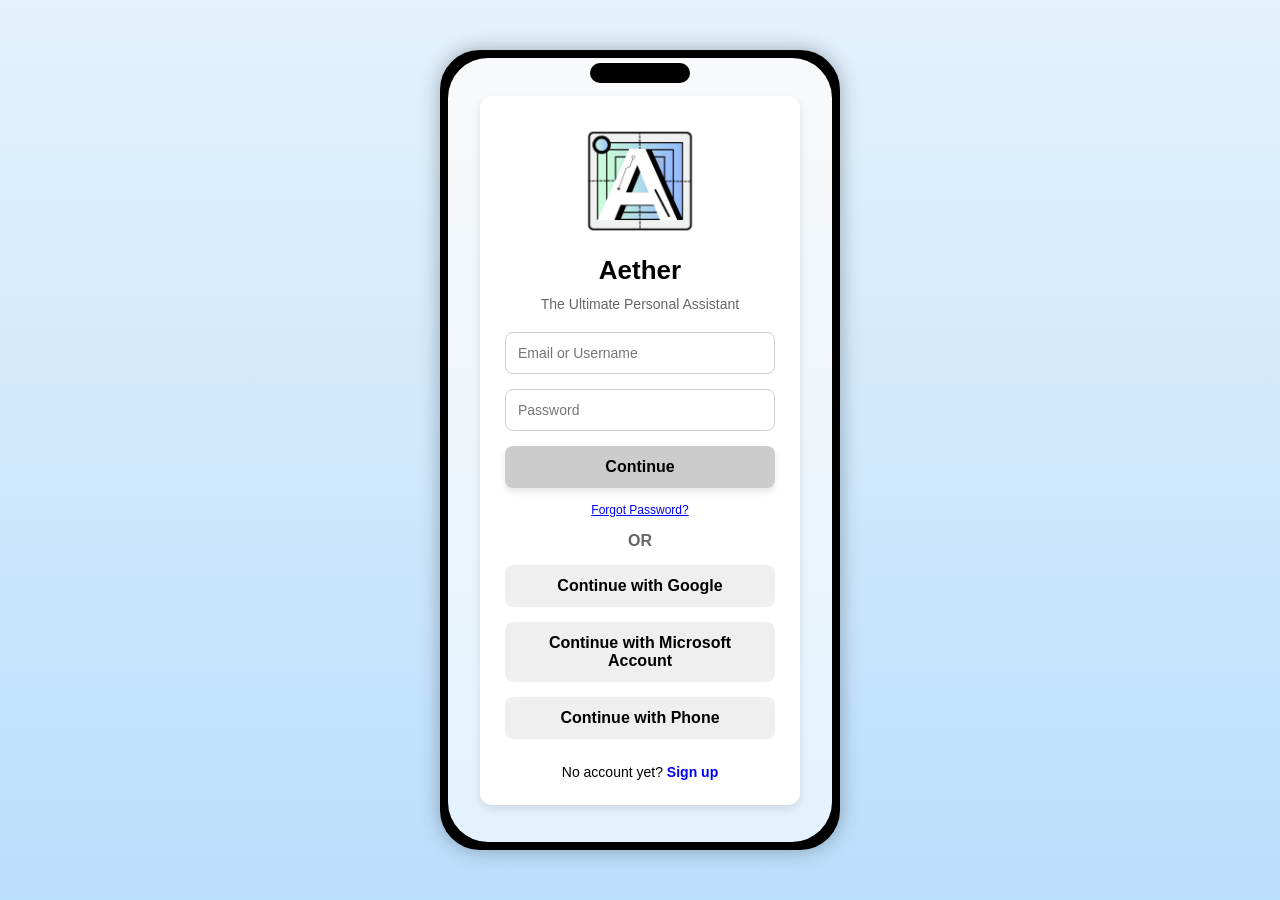
<file: index.html>
<!DOCTYPE html>
<html lang="en">
<head>
    <meta charset="UTF-8">
    <meta name="viewport" content="width=device-width, initial-scale=1.0">
    <title>Login Screen</title>
    <link rel="stylesheet" href="style.css">
</head>
<body>
    <div class="android-app-frame">
        <div class="android-notch"></div>
        <div class="android-frame">
            <div class="container">
                <div class="login-box">
                    <div class="logo">
                        <img src="Aether-logo.png" alt="Aether Logo" class="logo-img" />
                    </div>
                    <h1 class="title">Aether</h1>
                    <p class="slogan">The Ultimate Personal Assistant</p>
                    <input type="text" placeholder="Email or Username" class="input-field" />
                    <input type="password" placeholder="Password" class="input-field" />
                    <button class="continue-btn">Continue</button>
                    <p class="forgot-password">Forgot Password?</p>
                    <div class="separator">OR</div>
                    <button class="social-btn">Continue with Google</button>
                    <button class="social-btn">Continue with Microsoft Account</button>
                    <button class="social-btn">Continue with Phone</button>
                    <p class="signup-text">No account yet? <span class="signup-link">Sign up</span></p>
                </div>
            </div>
        </div>
    </div>
    <script src="script.js"></script>
</body>
</html>
</file>
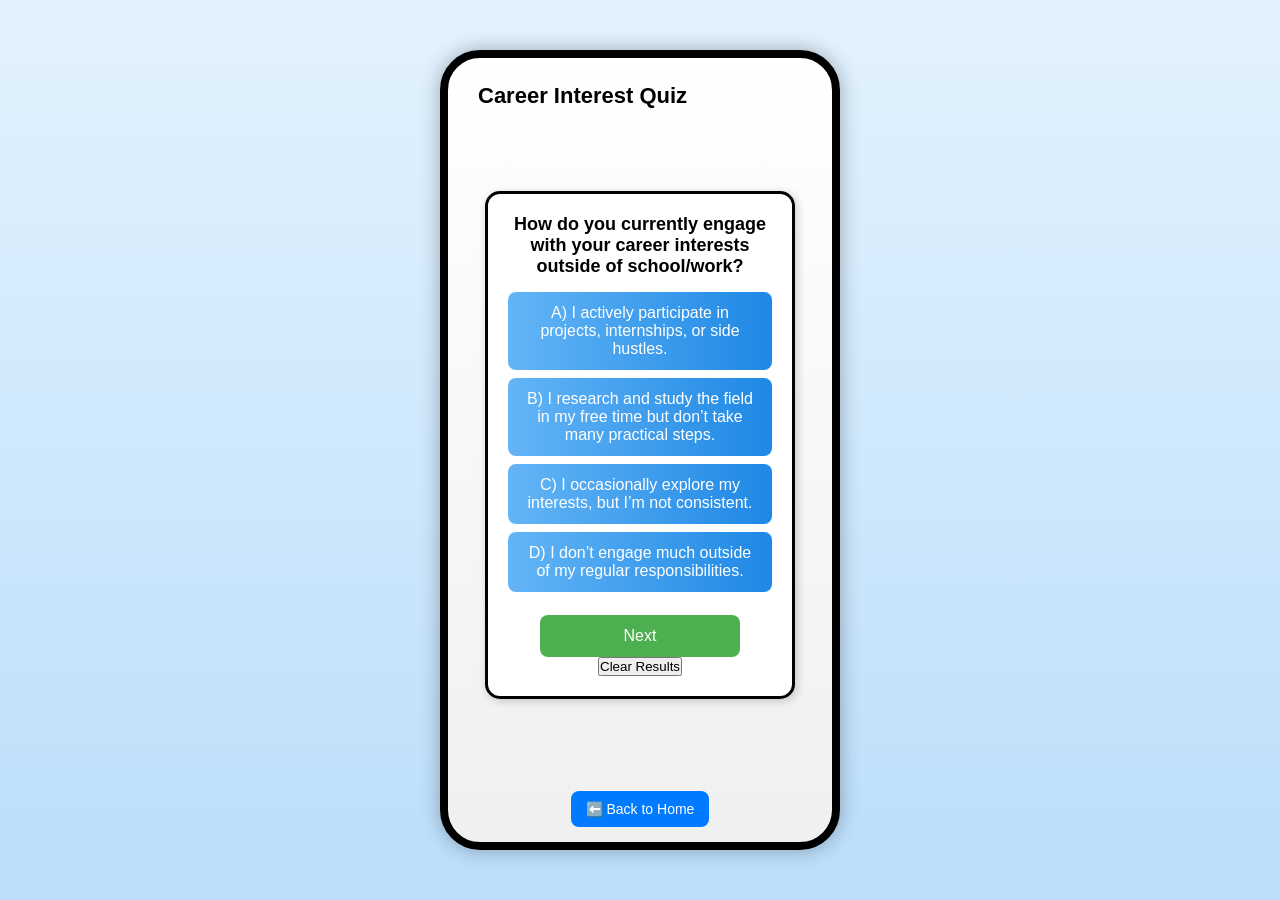
<file: interest.html>
<!DOCTYPE html>
<html lang="en">
<head>
    <meta charset="UTF-8">
    <meta name="viewport" content="width=device-width, initial-scale=1.0">
    <title>Career Interest Quiz</title>
    <link rel="stylesheet" href="interest.css">
</head>
<body>
    <div class="android-app-frame">
        <header class="header">
            <h1 class="title">Career Interest Quiz</h1>
        </header>
        <main class="main-content">
            <div id="quiz-container">
                <h2 id="question-text">Loading question...</h2>
                <div id="options-container"></div>
                <button id="next-btn">Next</button>
                <!-- edit -->
                <button id="'clear-btn">Clear Results</button>
                <!-- edit -->
            </div>
        </main>
        <footer>
            <button class="back-btn" onclick="window.location.href='home.html'">⬅️ Back to Home</button>
        </footer>
    </div>
    <script src="interest.js"></script>
</body>
</html>
</file>
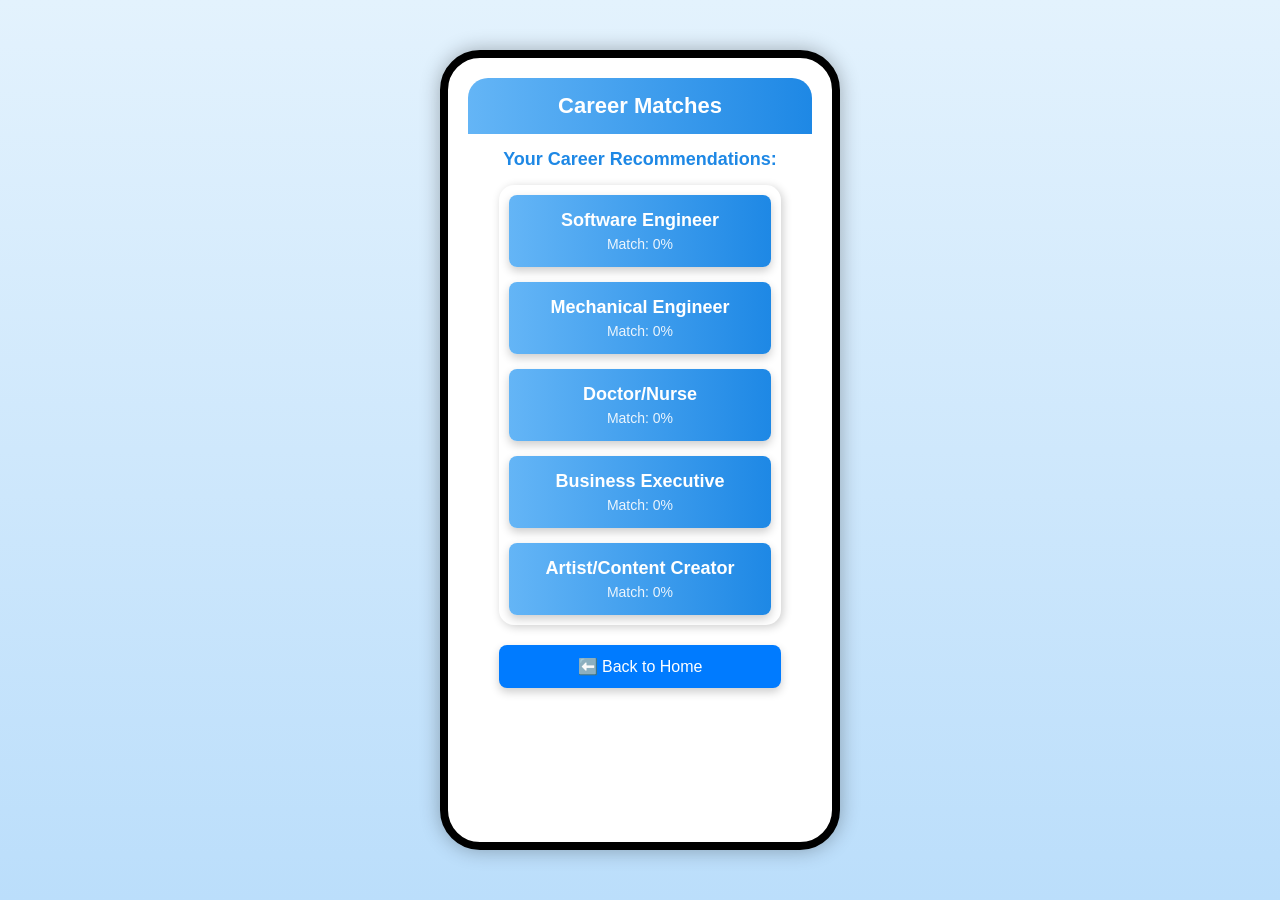
<file: search.html>
<!DOCTYPE html>
<html lang="en">
<head>
    <meta charset="UTF-8">
    <meta name="viewport" content="width=device-width, initial-scale=1.0">
    <title>Career Matches</title>
    <link rel="stylesheet" href="search.css">
</head>
<body>
    <div class="android-app-frame">
        <header class="header">
            <h1 class="title">Career Matches</h1>
        </header>
        <main class="main-content">
            <h2>Your Career Recommendations:</h2>
            <div id="career-results"></div>
            <button class="back-btn" onclick="window.location.href='home.html'">⬅️ Back to Home</button>
        </main>
    </div>
    <script src="search.js"></script>
</body>
</html>
</file>
<file: style.css>
/* General Reset */
* {
    margin: 0;
    padding: 0;
    box-sizing: border-box;
    font-family: 'Arial', sans-serif;
}

/* Apply gradient background */
body {
    display: flex;
    justify-content: center;
    align-items: center;
    min-height: 100vh;
    background: linear-gradient(to bottom, #e3f2fd, #bbdefb);
    margin: 0;
}

/* Android Frame */
.android-app-frame {
    width: 400px;
    height: 800px;
    background: black;
    border-radius: 40px;
    border: 8px solid black;
    display: flex;
    flex-direction: column;
    align-items: center;
    box-shadow: 0px 0px 20px rgba(0, 0, 0, 0.3);
    position: relative;
    overflow: hidden;
    padding: 0;
}

/* Simulated notch */
.android-notch {
    width: 100px;
    height: 20px;
    background: black;
    border-radius: 10px;
    position: absolute;
    top: 5px;
}

/* Inner screen */
.android-frame {
    width: 100%;
    height: 100%;
    border-radius: 40px;
    display: flex;
    flex-direction: column;
    justify-content: center;
    align-items: center;
    background: linear-gradient(to bottom, #f8f9fa, #e3f2fd);
    box-shadow: none;
    padding: 20px;
}

/* Container */
.container {
    display: flex;
    flex-direction: column;
    justify-content: center;
    align-items: center;
    width: 100%;
    height: 100%;
}

/* Login Box */
.login-box {
    background: white;
    padding: 25px;
    border-radius: 12px;
    text-align: center;
    width: 100%;
    max-width: 320px;
    box-shadow: 0px 4px 10px rgba(0, 0, 0, 0.1);
}

/* Logo */
.logo-img {
    width: 120px;
    height: auto;
    margin-bottom: 10px;
}

/* Title */
.title {
    font-size: 26px;
    font-weight: bold;
    color: black;
    margin-bottom: 10px;
}

/* Slogan */
.slogan {
    font-size: 14px;
    color: #666;
    margin-bottom: 20px;
}

/* Input Fields */
.input-field {
    width: 100%;
    padding: 12px;
    margin-bottom: 15px;
    border: 1px solid #ccc;
    border-radius: 8px;
    font-size: 14px;
}

/* Buttons */
.continue-btn, .social-btn {
    width: 100%;
    padding: 12px;
    margin-bottom: 15px;
    border: none;
    border-radius: 8px;
    cursor: pointer;
    font-size: 16px;
    font-weight: bold;
    transition: transform 0.2s ease, box-shadow 0.2s ease;
}

.continue-btn {
    background: #ccc;
    box-shadow: 0px 4px 6px rgba(0, 0, 0, 0.1);
}

.continue-btn:hover, .social-btn:hover {
    transform: scale(1.05);
    box-shadow: 0px 6px 12px rgba(0, 0, 0, 0.2);
}

/* Forgot Password */
.forgot-password {
    font-size: 12px;
    color: blue;
    cursor: pointer;
    margin-bottom: 15px;
    text-decoration: underline;
}

/* Separator */
.separator {
    margin: 15px 0;
    font-weight: bold;
    color: #666;
}

/* Sign-up Text */
.signup-text {
    font-size: 14px;
    margin-top: 10px;
}

.signup-link {
    color: blue;
    cursor: pointer;
    font-weight: bold;
}
</file>
<file: interest.css>
/* General Reset */
* {
    margin: 0;
    padding: 0;
    box-sizing: border-box;
    font-family: 'Arial', sans-serif;
}

/* Background matches the Android app theme */
body {
    display: flex;
    justify-content: center;
    align-items: center;
    height: 100vh;
    background: linear-gradient(to bottom, #e3f2fd, #bbdefb);
}

/* Main Frame */
.android-app-frame {
    width: 400px;
    height: 800px;
    background: linear-gradient(to bottom, #ffffff, #f0f0f0);
    border-radius: 40px;
    border: 8px solid black;
    display: flex;
    flex-direction: column;
    align-items: center;
    box-shadow: 0px 0px 20px rgba(0, 0, 0, 0.3);
    position: relative;
    overflow: hidden;
    padding: 15px 20px;
}

/* Header */
.header {
    display: flex;
    align-items: center;
    width: 100%;
    padding: 10px;
}

/* Logo */
.logo {
    width: 50px;
    height: auto;
}

/* Header Text */
.header-text {
    flex-grow: 1;
    text-align: center;
}

.title {
    font-size: 22px;
    font-weight: bold;
    color: black;
}

/* Quiz Container */
.main-content {
    flex-grow: 1;
    display: flex;
    flex-direction: column;
    justify-content: center;
    align-items: center;
    width: 100%;
}

/* Quiz Box */
#quiz-container {
    text-align: center;
    width: 90%;
    max-width: 350px;
    background: white;
    padding: 20px;
    border-radius: 15px;
    border: 3px solid black;
    box-shadow: 2px 2px 10px rgba(0, 0, 0, 0.2);
}

/* Question Styling */
#question-text {
    font-size: 18px;
    font-weight: bold;
    margin-bottom: 15px;
    color: black;
}

/* Option Buttons */
.option-btn {
    display: block;
    width: 100%;
    padding: 12px;
    margin: 8px 0;
    font-size: 16px;
    border: none;
    border-radius: 8px;
    cursor: pointer;
    background: linear-gradient(to right, #64b5f6, #1e88e5);
    color: white;
    transition: transform 0.2s ease, box-shadow 0.2s ease;
}

.option-btn:hover {
    transform: scale(1.05);
    background: linear-gradient(to right, #42a5f5, #1976d2);
    box-shadow: 4px 4px 15px rgba(0, 0, 0, 0.3);
}

/* Next Button */
#next-btn {
    margin-top: 15px;
    padding: 12px;
    font-size: 16px;
    border: none;
    background: #4CAF50;
    color: white;
    border-radius: 8px;
    cursor: pointer;
    width: 100%;
    max-width: 200px;
}

/* Next Button Hover */
#next-btn:hover {
    transform: scale(1.05);
    background: #388E3C;
    box-shadow: 4px 4px 15px rgba(0, 0, 0, 0.3);
}

/* Back Button */
.back-btn {
    margin-top: 20px;
    padding: 10px 15px;
    font-size: 14px;
    border: none;
    background: #007BFF;
    color: white;
    border-radius: 8px;
    cursor: pointer;
    width: 100%;
    max-width: 200px;
}

/* Back Button Hover */
.back-btn:hover {
    background: #0056b3;
    transform: scale(1.05);
}

/* Progress Indicator */
.progress-bar {
    width: 100%;
    height: 5px;
    background: #ddd;
    border-radius: 5px;
    overflow: hidden;
    margin-bottom: 10px;
}

.progress {
    height: 100%;
    width: 0%;
    background: #1e88e5;
    transition: width 0.5s ease-in-out;
}
</file>
<file: search.css>
/* General Reset */
* {
    margin: 0;
    padding: 0;
    box-sizing: border-box;
    font-family: 'Arial', sans-serif;
}

/* Apply gradient background */
body {
    display: flex;
    justify-content: center;
    align-items: center;
    min-height: 100vh;
    background: linear-gradient(to bottom, #e3f2fd, #bbdefb);
    margin: 0;
}

/* Android Frame */
.android-app-frame {
    width: 400px;
    height: 800px;
    background: white;
    border-radius: 40px;
    border: 8px solid black;
    display: flex;
    flex-direction: column;
    align-items: center;
    box-shadow: 0px 0px 20px rgba(0, 0, 0, 0.3);
    position: relative;
    overflow: hidden;
    padding: 20px;
}

/* Header */
.header {
    display: flex;
    justify-content: center;
    align-items: center;
    width: 100%;
    padding: 15px 0;
    background: linear-gradient(to right, #64b5f6, #1e88e5);
    border-radius: 20px 20px 0 0;
}

.title {
    font-size: 22px;
    font-weight: bold;
    color: white;
    text-align: center;
}

/* Main Content */
.main-content {
    text-align: center;
    width: 100%;
    padding: 15px;
    flex-grow: 1;
    display: flex;
    flex-direction: column;
    align-items: center;
}

h2 {
    font-size: 18px;
    font-weight: bold;
    margin-bottom: 15px;
    color: #1e88e5;
}

/* Career Results Styling */
#career-results {
    display: flex;
    flex-direction: column;
    gap: 15px;
    width: 90%;
    max-width: 350px;
    padding: 10px;
    background: white;
    border-radius: 15px;
    box-shadow: 2px 2px 10px rgba(0, 0, 0, 0.2);
    overflow-y: auto;
}

.career-card {
    background: linear-gradient(to right, #64b5f6, #1e88e5);
    padding: 15px;
    border-radius: 8px;
    color: white;
    font-size: 16px;
    text-align: center;
    box-shadow: 0px 4px 10px rgba(0, 0, 0, 0.2);
}

.career-card h3 {
    font-size: 18px;
    margin-bottom: 5px;
}

.career-card p {
    font-size: 14px;
    opacity: 0.9;
}

/* Back Button */
.back-btn {
    background: #007BFF;
    color: white;
    padding: 12px 18px;
    border: none;
    border-radius: 8px;
    margin-top: 20px;
    cursor: pointer;
    font-size: 16px;
    transition: transform 0.2s ease, box-shadow 0.2s ease;
    width: 90%;
    max-width: 300px;
    text-align: center;
    box-shadow: 0px 4px 10px rgba(0, 0, 0, 0.2);
}

.back-btn:hover {
    background: #0056b3;
    transform: scale(1.05);
    box-shadow: 0px 6px 12px rgba(0, 0, 0, 0.3);
}
</file>
